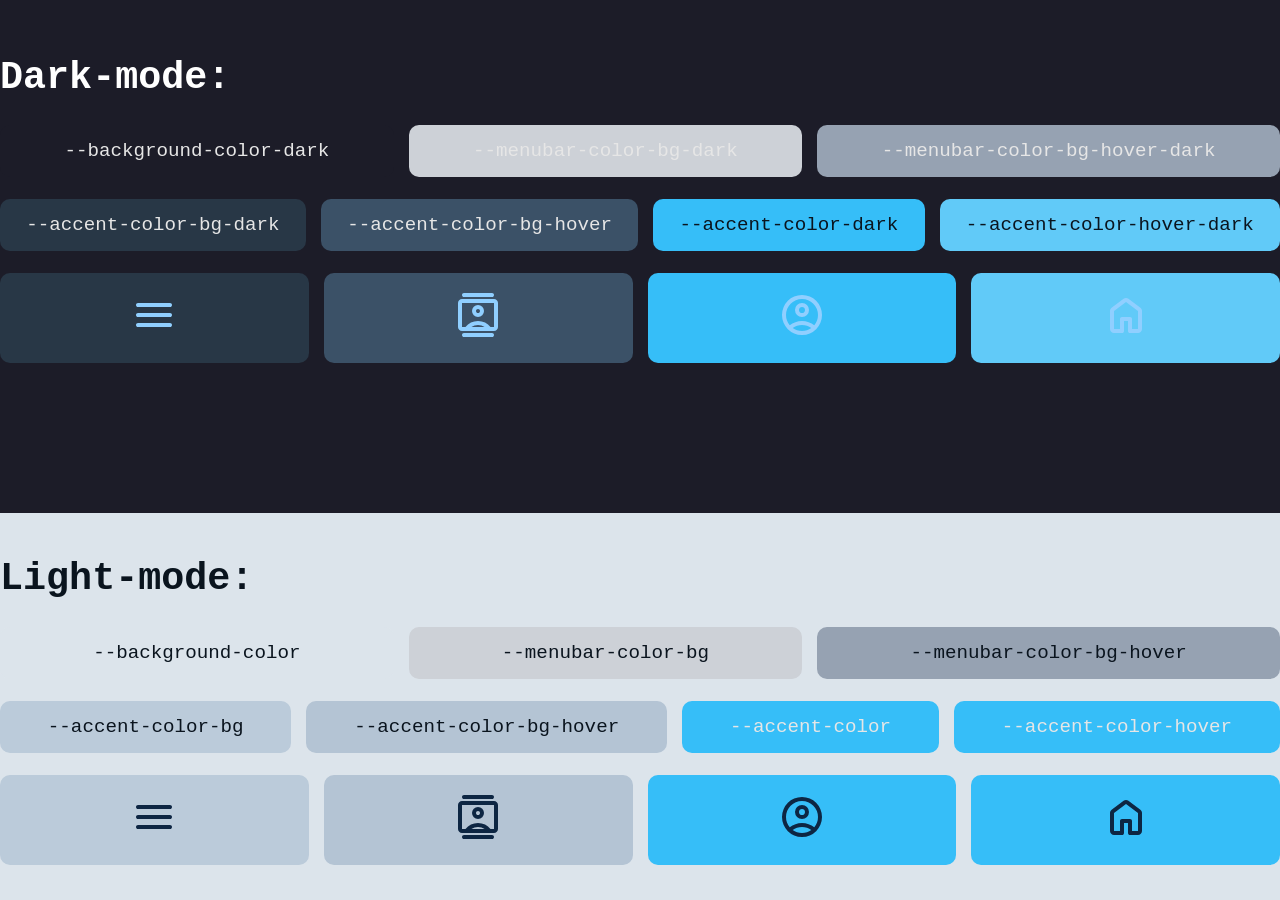
<file: color-pallet.html>
<!DOCTYPE html>
<html lang="en">
<head>
	<meta charset="utf-8">
	<meta name="viewport" content="width=device-width, initial-scale=1">

	<title>Farb Test</title>

	<link rel="stylesheet" href="css/style.css">
	



	


</head>
<body>
    

    <div style="background-color: var(--background-color-dark);font-family: 'Courier New', Courier, monospace;font-size: larger; padding-bottom: 150px;padding-top: 30px;">
        
        <h1 style="color: white;font-family: 'Courier New', Courier, monospace;">Dark-mode:</h1>

        <div class="test-palette-main">
            <div class="test-palette" style="background-color: var(--background-color-dark);color: var(--text-color-dark)">
                --background-color-dark
            </div>
            <div class="test-palette" style="background-color: var(--menubar-color-bg);color: var(--text-color-dark)">
                --menubar-color-bg-dark
            </div>
            <div class="test-palette" style="background-color: var(--menubar-color-bg-hover);color: var(--text-color-dark)">
                --menubar-color-bg-hover-dark
            </div>
        </div>
        <br>
        <div class="test-palette-main">
            <div class="test-palette" style="background-color: var(--accent-color-bg-dark);color: var(--text-color-dark)">
                --accent-color-bg-dark
            </div>
            <div class="test-palette" style="background-color: var(--accent-color-bg-hover-dark);color: var(--text-color-dark)">
                --accent-color-bg-hover
            </div>
            <div class="test-palette" style="background-color: var(--accent-color-dark);color: var(--text-color)">
                --accent-color-dark
            </div>
            <div class="test-palette" style="background-color: var(--accent-color-hover-dark);color: var(--text-color)">
                --accent-color-hover-dark
            </div>
        </div>
        <br>
         <div class="test-palette-main">
            <div class="test-palette" style="background-color: var(--accent-color-bg-dark);color: var(--text-color-dark)">
                <img src="Icons/menu_24dp_E3E3E3_FILL0_wght400_GRAD0_opsz24.svg" alt="Menu icon" style="filter: invert(var(--invert-icon-dark)) sepia(var(--sepia-icon-dark)) saturate(var(--saturate-icon-dark)) hue-rotate(var(--hue-rotate-icon-dark));">
            </div>
            <div class="test-palette" style="background-color: var(--accent-color-bg-hover-dark);color: var(--text-color-dark)">
                <img src="Icons/contacts_24dp_E3E3E3_FILL0_wght400_GRAD0_opsz24.svg" alt="Impressum icon" style="filter: invert(var(--invert-icon-dark)) sepia(var(--sepia-icon-dark)) saturate(var(--saturate-icon-dark)) hue-rotate(var(--hue-rotate-icon-dark));">
            </div>
            <div class="test-palette" style="background-color: var(--accent-color-dark);color: var(--text-color)">
                <img src="Icons/account_circle_24dp_E3E3E3_FILL0_wght400_GRAD0_opsz24.svg" alt="Account icon" style="filter: invert(var(--invert-icon-dark)) sepia(var(--sepia-icon-dark)) saturate(var(--saturate-icon-dark)) hue-rotate(var(--hue-rotate-icon-dark));">
            </div>
            <div class="test-palette" style="background-color: var(--accent-color-hover-dark);color: var(--text-color)">
                <img src="Icons/home_24dp_E3E3E3_FILL0_wght400_GRAD0_opsz24.svg" alt="Home icon" style="filter: invert(var(--invert-icon-dark)) sepia(var(--sepia-icon-dark)) saturate(var(--saturate-icon-dark)) hue-rotate(var(--hue-rotate-icon-dark));" >
            </div>
        </div>
    </div>



    <br>
    <div style="background-color: var(--background-color);font-family: 'Courier New', Courier, monospace;font-size: larger;">
	
        <h1 style="color: var(--text-color);font-family: 'Courier New', Courier, monospace;">Light-mode:</h1>

        <div class="test-palette-main">
            <div class="test-palette" style="background-color: var(--background-color);color: var(--text-color)">
                --background-color
            </div>
            <div class="test-palette" style="background-color: var(--menubar-color-bg);color: var(--text-color)">
                --menubar-color-bg
            </div>
            <div class="test-palette" style="background-color: var(--menubar-color-bg-hover);color: var(--text-color)">
                --menubar-color-bg-hover
            </div>
        </div>
        <br>
        <div class="test-palette-main">
            <div class="test-palette" style="background-color: var(--accent-color-bg);color: var(--text-color)">
                --accent-color-bg
            </div>
            <div class="test-palette" style="background-color: var(--accent-color-bg-hover);color: var(--text-color)">
                --accent-color-bg-hover
            </div>
            <div class="test-palette" style="background-color: var(--accent-color);color: var(--text-color-dark)">
                --accent-color
            </div>
            <div class="test-palette" style="background-color: var(--accent-color-hover);color: var(--text-color-dark)">
                --accent-color-hover
            </div>
        </div>
        <br>
         <div class="test-palette-main">
            <div class="test-palette" style="background-color: var(--accent-color-bg);color: var(--text-color-dark)">
                <img src="Icons/menu_24dp_E3E3E3_FILL0_wght400_GRAD0_opsz24.svg" alt="Menu icon" style="filter: invert(var(--invert-icon)) sepia(var(--sepia-icon)) saturate(var(--saturate-icon)) hue-rotate(var(--hue-rotate-icon));">
            </div>
            <div class="test-palette" style="background-color: var(--accent-color-bg-hover);color: var(--text-color-dark)">
                <img src="Icons/contacts_24dp_E3E3E3_FILL0_wght400_GRAD0_opsz24.svg" alt="Impressum icon" style="filter: invert(var(--invert-icon)) sepia(var(--sepia-icon)) saturate(var(--saturate-icon)) hue-rotate(var(--hue-rotate-icon));">
            </div>
            <div class="test-palette" style="background-color: var(--accent-color);color: var(--text-color)">
                <img src="Icons/account_circle_24dp_E3E3E3_FILL0_wght400_GRAD0_opsz24.svg" alt="Account icon" style="filter: invert(var(--invert-icon)) sepia(var(--sepia-icon)) saturate(var(--saturate-icon)) hue-rotate(var(--hue-rotate-icon));">
            </div>
            <div class="test-palette" style="background-color: var(--accent-color-hover);color: var(--text-color)">
                <img src="Icons/home_24dp_E3E3E3_FILL0_wght400_GRAD0_opsz24.svg" alt="Home icon" style="filter: invert(var(--invert-icon)) sepia(var(--sepia-icon)) saturate(var(--saturate-icon)) hue-rotate(var(--hue-rotate-icon));">
            </div>
        </div>
        
    </div>
    <br>




	
	




	
	

	

</body>


</html>
</file>
<file: css/style.css>
/* Google font stuff */
/* can be deleted
Just in case sth. is broken 

.chakra-petch-light {
  font-family: "Chakra Petch", sans-serif;
  font-weight: 300;
  font-style: normal;
}

.chakra-petch-regular {
  font-family: "Chakra Petch", sans-serif;
  font-weight: 400;
  font-style: normal;
}

.chakra-petch-medium {
  font-family: "Chakra Petch", sans-serif;
  font-weight: 500;
  font-style: normal;
}

.chakra-petch-semibold {
  font-family: "Chakra Petch", sans-serif;
  font-weight: 600;
  font-style: normal;
}

.chakra-petch-bold {
  font-family: "Chakra Petch", sans-serif;
  font-weight: 700;
  font-style: normal;
}

.chakra-petch-light-italic {
  font-family: "Chakra Petch", sans-serif;
  font-weight: 300;
  font-style: italic;
}

.chakra-petch-regular-italic {
  font-family: "Chakra Petch", sans-serif;
  font-weight: 400;
  font-style: italic;
}

.chakra-petch-medium-italic {
  font-family: "Chakra Petch", sans-serif;
  font-weight: 500;
  font-style: italic;
}

.chakra-petch-semibold-italic {
  font-family: "Chakra Petch", sans-serif;
  font-weight: 600;
  font-style: italic;
}

.chakra-petch-bold-italic {
  font-family: "Chakra Petch", sans-serif;
  font-weight: 700;
  font-style: italic;
}

*/





:root {
	--background-color: rgb(220, 228, 235);
	--main-color: blue();

	--menubar-color-bg: rgb(205, 209, 215);
  --menubar-color-bg-hover: rgb(150, 162, 178);

	--accent-color-bg: rgb(187, 203, 218);
	--accent-color-bg-hover: rgb(180, 196, 212);
	--accent-color: rgb(54, 190, 248);
  --accent-color-hover: rgb(54, 190, 248);

	--text-color-heading: rgb(35, 37, 37);

  
  --text-color: rgb(10,20,30);
  --text-color-light: rgb(10,20,30);
  --text-color-inverted: rgb(230,230,230);
  --text-color-box: rgb(10,20,30);

  --link-color:hsl(198, 93%, 40%);
  --link-color-hover:hsl(198, 93%, 59%);


  --selection: rgb(28,28,40);
  --selection-bg: rgb(240,240,240);

  --transparent: rgba(255,255,255,0);



	--sidebar-width: 58px;
  --header-height: 5vw;

  --border-radius-slight: 10px;

  --invert-icon: 1;
  --sepia-icon: 1;
  --saturate-icon: 5;
  --hue-rotate-icon: 175deg;

	
  /* Dark Mode: (later with js) */

	--background-color-dark: rgb(28,28,40);
	--main-color-dark: blue();

	--menubar-color-bg-dark: rgb(25, 40, 60);
  --menubar-color-bg-hover-dark: rgb(38, 62, 94);

	--accent-color-bg-dark: rgb(40, 55, 70);
	--accent-color-bg-hover-dark: rgb(59, 81, 103);
	--accent-color-dark: rgb(54, 190, 248);
  --accent-color-hover-dark: rgb(97, 202, 248);

	--text-color-heading-dark: rgb(240,240,240);
	--text-color-dark: rgb(230,230,230);


  --selection: rgb(163, 226, 213);;
  --selection-bg: rgb(5, 46, 47);

  --transparent: rgba(255,255,255,0);




  --border-radius-slight: 10px;

  --invert-icon-dark: 0.2;
  --sepia-icon-dark: 1;
  --saturate-icon-dark: 5;
  --hue-rotate-icon-dark: 175deg;
  --overlay-color-bg: rgba(10, 20, 30, 0.9);





  /*Theme colors
  --moddeling: rgb(238, 150, 75);
  --animation: rgb(50, 168, 82);
  --digital-sculpting: rgb(237, 101, 74);
  --visual-effects: rgb(237, 185, 74);
  --rendering: rgb(188, 204, 204);
  --compositing: rgb(98, 182, 227);
  --motion-tracking: rgb(76, 129, 52);
  --drawing: rgb(200, 180, 80);
  --two-d-animation: rgb(85, 120, 180);
  --video-editing: rgb(160, 100, 160);
  --procedural-generation: rgb(164, 205, 62);
  --simulation: rgb(190, 100, 43);
  --nd: rgb(80, 180, 150);
*/
/*Theme colors v2*/

  --saturation: 70%;
  --luminance: 70%;

  --moddeling: hsl(28, var(--saturation),var(--luminance));
  --animation: hsl(136, var(--saturation),var(--luminance));
  --digital-sculpting: hsl(10, var(--saturation),var(--luminance));
  --visual-effects: hsl(41, var(--saturation),var(--luminance));
  --rendering: hsl(180, var(--saturation),var(--luminance));
  --compositing: hsl(201,var(--saturation),var(--luminance));
  --motion-tracking: hsl(101, var(--saturation),var(--luminance));
  --drawing: hsl(50, var(--saturation),var(--luminance));
  --two-d-animation: hsl(218, var(--saturation),var(--luminance));
  --video-editing: hsl(300, var(--saturation),var(--luminance));
  --procedural-generation: hsl(77, var(--saturation),var(--luminance));
  --simulation: hsl(23, var(--saturation),var(--luminance));
  --nd: hsl(162, var(--saturation),var(--luminance));




}

.darkmode {
		--background-color:  rgb(28,28,40);
    --main-color: blue();

    --menubar-color-bg: rgb(25, 40, 60);
    --menubar-color-bg-hover: rgb(38, 62, 94);

    --accent-color-bg: rgb(40, 55, 70);
    --accent-color-bg-hover: rgb(59, 81, 103);
    --accent-color: rgb(54, 190, 248);
    --accent-color-hover: rgb(97, 202, 248);

    --text-color-heading: rgb(240,240,240);

    
    --text-color: rgb(230,230,230);
    --text-color-inverted: rgb(10,20,30);
    --text-color-box: rgb(10,20,30);
    --selection: rgb(28,28,40);;
    --selection-bg: rgb(240,240,240);

    --link-color:rgb(54, 190, 248);
    --link-color-hover:hsl(198, 93%, 70%);

    --transparent: rgba(255,255,255,0);




    --border-radius-slight: 10px;

    --invert-icon: 0.2;
    --sepia-icon: 1;
    --saturate-icon: 5;
    --hue-rotate-icon: 175deg;
    --overlay-color-bg: rgba(20, 30, 50, 0.6)
}


body{
	background-color: var(--background-color);
	padding: 0;
	margin: 0;
  transition-duration: 1.8s;
  transition-timing-function: cubic-bezier(0.165, 0.84, 0.44, 1);
}

body::selection{
  background-color: var(--selection-bg);
  color: var(--selection);
  text-shadow: 0px 0px 6px var(--accent-color);
}



/*Scrollbar*/
::-webkit-scrollbar {
  width: 1vh;
}

::-webkit-scrollbar:hover {
  width: 1vh;
}


::-webkit-scrollbar-track {
  background: var(--accent-color-bg);
  border-radius: 100px;
}

::-webkit-scrollbar-track:hover {
  background: var(--accent-color-bg);
  border-radius: 100px;
}


::-webkit-scrollbar-thumb {
  background: var(--accent-color);
  border-radius: 80px;
  transition-duration: 0.5s;
}
::-webkit-scrollbar-thumb:hover {
  background: var(--accent-color-hover);
  border-radius: 50px;

}



/* Icons */

.material-symbols-rounded {
  font-variation-settings:
  'FILL' 0,
  'wght' 500,
  'GRAD' 300,
  'opsz' 10,
}



/* Text */

header .heading {
  color: var(--text-color-heading);
  font-size: calc( var(--header-height) - 5% );
  text-align: left;
  font-family: Audiowide;
  margin: 0px;
  padding-left: 30px;
  padding-bottom: 10px;
}


.menubar .heading{
	font-family: "Chakra Petch", Courier, monospace;
  font-weight: 600;
  font-style: normal;
	font-size: 1.4vw;
	color: var(--text-color-heading);
}



/*menubar*/

.menubar{

	width: var(--sidebar-width);
	position: sticky;
  top: 10px; 
	float: left;
	padding: 5px;
	display: flex;
	background-color: var(--menubar-color-bg);
	flex-direction: column;
	gap: 5px;
	height: calc(100vh - 50px);
	justify-content: left;
  font-family: Ubuntu, Helvetica, sans-serif;
  transition: 0.3s;
  transition-delay: 0.4s;
  border-radius: var(--border-radius-slight);
}

.menubar a{
  border-radius: calc(var(--border-radius-slight) - 3px);
	background-color: var(--accent-color-bg);
	color: var(--accent-color);
	padding: 15px;
  display: inline-flex;
  text-decoration: none;
  height: 28px;
}

.menubar a .icon{
	text-align: center;
	filter: invert(var(--invert-icon)) sepia(var(--sepia-icon)) saturate(var(--saturate-icon)) hue-rotate(var(--hue-rotate-icon));
  float: left;
  vertical-align: middle;
  display: flexbox;
  scale: 1.3;
}

.menubar:hover a .icon .search{
	transition-delay: 0.5s;
  transition: 0.3s;
}

.menubar a .icon .search img{
	transition-delay: 0.6s;
  transition-duration: 0.4s;
}

.menubar:hover a .icon .search img{
	background-color: rgba(4, 27, 22, 0.3);
  border-radius: 500px;
  padding: 2px;
  margin: 0;
}

.menubar:hover a .icon .search img:hover{
	background-color: rgb(53, 149, 128);
}


.menubar a .menubar-element-title {

  transform: translateX(-180px);
  display: inline-flex;
  text-align: center;
  color: rgba(0, 0, 0, 0);
	transition-duration: 0.3s;
  transition-delay: 400ms;
}

.menubar:hover a .menubar-element-title{
  transform: translateX(20px);
  display: inline-flex;
  font-size: 24px;
	color: var(--text-color);
  font-family: Ubuntu, Arial, Helvetica, sans-serif;
  text-overflow: none;
  line-height: 1.2;
}

.menubar-element-title input{
  background-color: var(--background-color);
  color: var(--text-color);
  border-radius: 30px;
  padding: 10px;
  border: 0;
  position: sticky;
  letter-spacing: 2px;
  width: 120px;

}

.menubar-element:active {
  background-color: var(--accent-color-bg-hover);   
}


.menubar a:hover{
  background-color: var(--accent-color-bg-hover);   
}


.menubar-element-title input img{
  margin: 0;
  padding: 0;
}

.menubar:hover {
  width: calc(var(--sidebar-width) + 190px );
}

/*header*/

header{
  background-color: var(--accent-color-bg);
  height: var(--header-height);
  width: 100%;
}




/*Main content */




.content {
	margin-left: calc(var(--sidebar-width) + 20px);
  /*margin-top: var(--header-height);*/
  color: var(--text-color);
  font-family: 'Trebuchet MS', 'Lucida Sans Unicode', 'Lucida Grande', 'Lucida Sans', Arial, sans-serif;
  padding: 25px;
}


.content h1 {
  font-size: 3vw;
}

.content h2 {
  font-size: 2vw;
  margin: 0px;
  margin-bottom: 10px;
  margin-left: 0px;
  
}


.content-box p{
  line-height: 1.5;
  max-width: 800px;
  font-size: large;

  
  
}

.content-container{
  display: flex;
  flex-direction: column;
  justify-content: center;
  animation: appear linear;
  animation-timeline: view();
  animation-range: entry 0% cover 25%;
}

.content-box{
  background-color: var(--accent-color-bg);
  padding: 40px;
  border-radius: 20px;
  animation: appear linear;
  animation-timeline: view();
  animation-range: entry 0% cover 25%;
}

.content-gallery-container{
  display: flex;
  justify-content: center;
  flex-wrap:wrap;
  text-align: center;
  gap: 10px;
  animation: slide-in linear;
  animation-timeline: view();
  animation-range: entry 0% cover 35%;
}

.content-gallery-container-box{
  background-color: var(--accent-color-bg);
  padding: 10px;
  border-radius: calc(var(--border-radius-slight) + 5px);
  width: 30%;
  min-width: 400px;
  animation: slide-in linear;
  animation-timeline: view();
  animation-range: entry 0% cover 35%;
}


.content-gallery-container-box h3{
  color: var(--text-color-box);
  font-size: 200%;
  font-weight:500 ;
  margin: 0px;
  padding: 10px;
  font-family: 'Gill Sans', 'Gill Sans MT', Calibri, 'Trebuchet MS', sans-serif;
  
}

.content-gallery-container-box img{
  width: 100%;
  height: calc(100% - 56px);
  background-color: var(--background-color);
  border-radius: calc(var(--border-radius-slight) + 2px);
  margin-bottom: 0;
  object-fit: cover;
  transition: 0.3s;
  
}


.content a {
  text-decoration: none;
  color: var(--link-color);
  font-weight: 500;
  font-size: large;
  font-family: 'Segoe UI', Tahoma, Geneva, Verdana, sans-serif;
}
.content a:hover {

  color: var(--link-color-hover);

}

.content-box img{
  width: 600px;
  float: inline-end;
  text-align: center;
  vertical-align: middle;
  border-radius: var(--border-radius-slight);
  padding: auto;
  padding-left: 30px;
}

.sources{
  line-height: 1.3;
}

.category-impressum{
  font-size: large;
  
}
.sources span{
  font-size: medium;
  font-weight: bolder;
}

.sources i {
  font-size: small;
}


.content-container .content-box .image-project-gallery{

  display: flex;
  font-size: larger;
  gap: 90px;
  animation: appear linear;
  animation-timeline: view();
  animation-range: entry 0% cover 25%;

}

.content-container .content-box .image-gallery img{
  width: 100%;
  border: 0;
  margin: 20px;
  margin-right: 0;
  padding: 0;
  float: right;


}
.left-side{
  width: 35%;
}






.test-palette-main{
  display: flex;
  flex-direction: row;
  justify-content: center;
  gap: 15px;
}

.test-palette{
  justify-content: center; 
  padding: 15px; 
  flex-grow: 1;
  border-radius: var(--border-radius-slight);
  text-align: center;

}
.test-palette img{
  scale: 2;
  margin: 15px;
}

/*

@media (prefers-color-scheme: dark) {
	:root {
		--background-color:  rgb(28,28,40);
    --main-color: blue();

    --menubar-color-bg: rgb(25, 40, 60);
    --menubar-color-bg-hover: rgb(38, 62, 94);

    --accent-color-bg: rgb(40, 55, 70);
    --accent-color-bg-hover: rgb(59, 81, 103);
    --accent-color: rgb(54, 190, 248);
    --accent-color-hover: rgb(97, 202, 248);

    --text-color-heading: rgb(240,240,240);

    
    --text-color: rgb(230,230,230);


    --selection: rgb(28,28,40);;
    --selection-bg: rgb(240,240,240);

    --transparent: rgba(255,255,255,0);



    --sidebar-width: 58px;
    --header-height: 135px;

    --border-radius-slight: 10px;

    --invert-icon: 0.2;
    --sepia-icon: 1;
    --saturate-icon: 5;
    --hue-rotate-icon: 175deg;
	}
}


/*button*/
#theme-switch{
  height: 50px;
  width: 50px;
  border-radius: 50%;
  background-color: var(--accent-color-bg);
  display: flex;
  padding: 0;
  justify-content: center;
  align-items: center;
  position: fixed;
  bottom: 15px;
  right: 15px;
  border-style:outset;
  border: 0px;
  border-color: aquamarine;
  
}

#theme-switch:hover{
  background-color: var(--accent-color-bg-hover);
}

#theme-switch svg{
  fill: var(--text-color);
}

#theme-switch svg:last-child{
  display: none;
}

.darkmode #theme-switch svg:first-child{
  display: none;
}
.darkmode #theme-switch svg:last-child{
  display: block;
}

.buttons{
  background-color: var(--accent-color-bg-dark);
  width: 174px;
  height: 54px;
  right: 13px;
  bottom: 13px;
  border-radius: 500px;
  position: fixed;
  padding: 0;
}


footer{
  background-color: var(--accent-color-bg);
  position: relative;
  left: 0;
  right: 0;
  padding: 20px;
  color: var(--text-color);
  line-height: 1.4;
  text-align: center;
}


.cookie-banner {
  background-color: var(--overlay-color-bg);
  color: var(--text-color-dark);
  padding: 10px;
  font-size: 14px;
  text-align: center;
  position: fixed;
  bottom: -100%;
  z-index: 9;
  width: 100%;
  height: 45px;
  font-family: 'Lucida Sans', 'Lucida Sans Regular', 'Lucida Grande', 'Lucida Sans Unicode', Geneva, Verdana, sans-serif;
  backdrop-filter: blur(15px);
  vertical-align: middle;
  margin-right: 40px;
  transition: 1s;
}

.cookie-banner button{
  border-radius: 50px;
  border: 3px var(--accent-color-bg-dark);
  background-color: var(--accent-color);
  color: var(--text-color-light);
  height: inherit;
  width: 120px;
  font-size: 20px;
  font-weight: 500;
  font-family: 'Courier New', Courier, monospace;
  padding: 10px;
  margin-left: 10px;
  transition-duration: 0.1s;
  text-align: center;
  vertical-align: middle;
  cursor: pointer;
  
}


.cookie-banner button:hover{
  background-color: var(--accent-color-hover);
}

.active{
  bottom: 0px;
}


.sitemap{
  line-height: 1.7;
}

.sitemap a{
  font-size: larger;
  font-weight: bold;
}


.account-page input{
  background-color: var(--accent-color-bg);
  color: var(--text-color);
  font-size: large;
  border-radius: 30px;
  padding: 15px;
  border: 0;
  letter-spacing: 2px;
  width: 80%/*calc(100% - 250px)*/;
}
.account-page button{
  background-color: var(--accent-color-bg);
  color: var(--text-color);
  font-size: large;
  border-radius: 390px;
  padding: 15px;
  border: 0;
  align-self: center;
  letter-spacing: 2px;
  width: 210px;
}
.account-page button:hover{
  background-color: var(--accent-color-bg-hover);

}


@keyframes appear {
  from{
    opacity: 0;
    scale: 0.5;
  }
  to {
    opacity: 1;
    scale: 1;
  }
}

@keyframes slide-in {
  from{
    opacity: 0;
    transform: translateX(-100px);
  }
  to {
    opacity: 1;
    transform: translateX(0px);
  }
}
</file>
